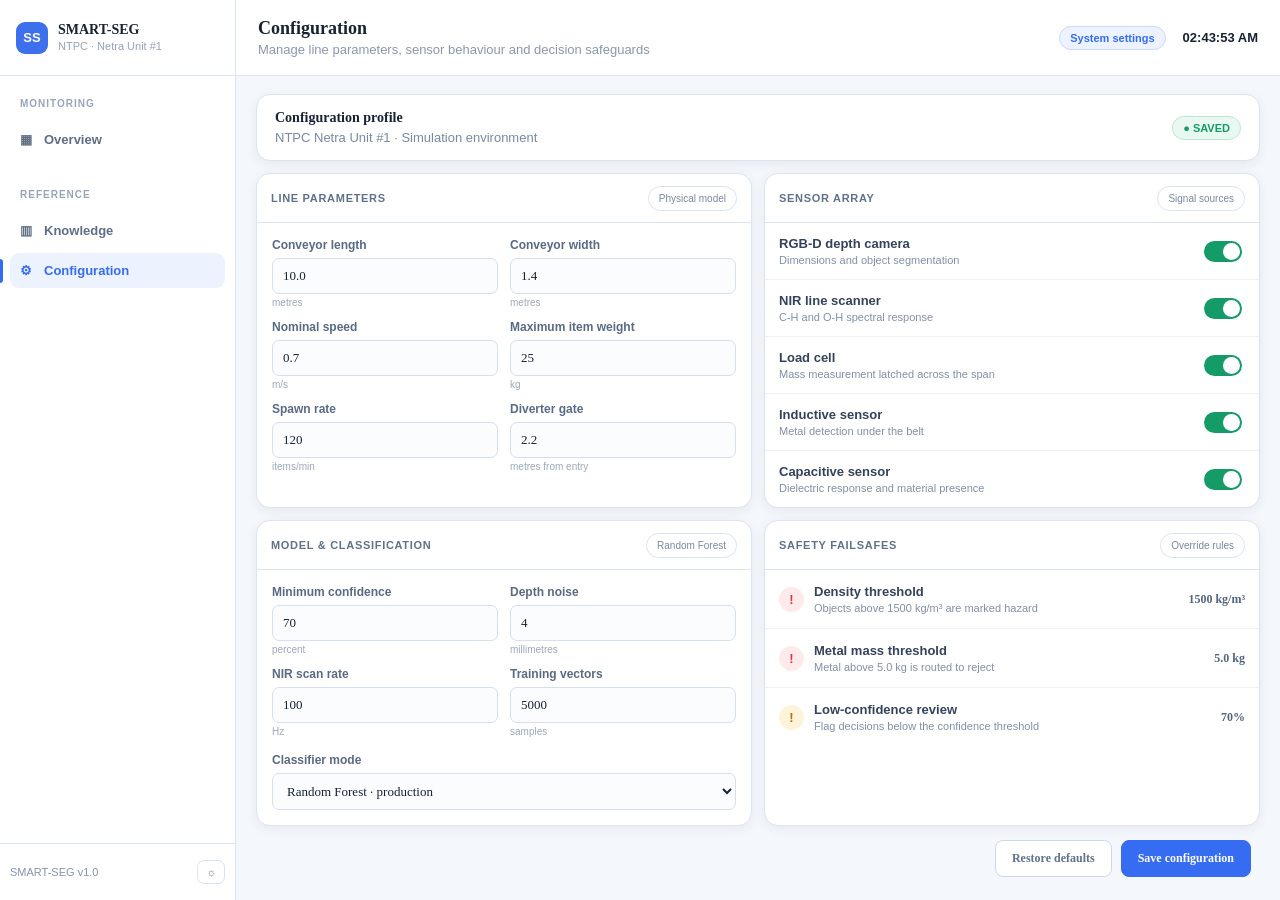
<file: dashboard/configuration.html>
<!doctype html>
<html lang="en">
<head><meta charset="utf-8"><meta name="viewport" content="width=device-width, initial-scale=1"><title>SMART-SEG | Configuration</title><link rel="stylesheet" href="styles.css"><link rel="stylesheet" href="configuration.css"></head>
<body><aside class="sidebar"><div class="brand"><span class="brand-mark">SS</span><div><strong>SMART-SEG</strong><small>NTPC · Netra Unit #1</small></div></div><div class="nav-group"><label>MONITORING</label><button class="nav" data-link="index.html">▦ <span>Overview</span></button></div><div class="nav-group reference"><label>REFERENCE</label><button class="nav" data-link="knowledge.html">▥ <span>Knowledge</span></button><button class="nav active">⚙ <span>Configuration</span></button></div><div class="sidebar-footer"><span>SMART-SEG v1.0 <b class="settings">☼</b></span></div></aside>
<main class="app-shell"><header class="topbar"><div><h1>Configuration</h1><p>Manage line parameters, sensor behaviour and decision safeguards</p></div><div class="top-actions"><span class="mode reference-tag">System settings</span><time id="clock"></time></div></header><section class="config-content"><div class="config-banner"><div><b>Configuration profile</b><p>NTPC Netra Unit #1 · Simulation environment</p></div><span class="pill green">● SAVED</span></div><div class="config-grid"><section class="config-card"><div class="section-head"><b>LINE PARAMETERS</b><span>Physical model</span></div><div class="form-grid"><label>Conveyor length<input type="number" value="10.0" step="0.1"><small>metres</small></label><label>Conveyor width<input type="number" value="1.4" step="0.1"><small>metres</small></label><label>Nominal speed<input type="number" value="0.7" step="0.1"><small>m/s</small></label><label>Maximum item weight<input type="number" value="25" step="1"><small>kg</small></label><label>Spawn rate<input type="number" value="120" step="5"><small>items/min</small></label><label>Diverter gate<input type="number" value="2.2" step="0.1"><small>metres from entry</small></label></div></section><section class="config-card"><div class="section-head"><b>SENSOR ARRAY</b><span>Signal sources</span></div><div class="toggle-row"><div><b>RGB-D depth camera</b><small>Dimensions and object segmentation</small></div><input type="checkbox" checked></div><div class="toggle-row"><div><b>NIR line scanner</b><small>C-H and O-H spectral response</small></div><input type="checkbox" checked></div><div class="toggle-row"><div><b>Load cell</b><small>Mass measurement latched across the span</small></div><input type="checkbox" checked></div><div class="toggle-row"><div><b>Inductive sensor</b><small>Metal detection under the belt</small></div><input type="checkbox" checked></div><div class="toggle-row"><div><b>Capacitive sensor</b><small>Dielectric response and material presence</small></div><input type="checkbox" checked></div></section><section class="config-card"><div class="section-head"><b>MODEL &amp; CLASSIFICATION</b><span>Random Forest</span></div><div class="form-grid"><label>Minimum confidence<input type="number" value="70" min="0" max="100"><small>percent</small></label><label>Depth noise<input type="number" value="4" step="1"><small>millimetres</small></label><label>NIR scan rate<input type="number" value="100" step="10"><small>Hz</small></label><label>Training vectors<input type="number" value="5000" step="100"><small>samples</small></label></div><div class="select-row"><label>Classifier mode<select><option>Random Forest · production</option><option>Random Forest · evaluation</option><option>Rule-based fallback</option></select></label></div></section><section class="config-card"><div class="section-head"><b>SAFETY FAILSAFES</b><span>Override rules</span></div><div class="rule-row"><span class="rule-icon red-icon">!</span><div><b>Density threshold</b><small>Objects above 1500 kg/m³ are marked hazard</small></div><strong>1500 kg/m³</strong></div><div class="rule-row"><span class="rule-icon red-icon">!</span><div><b>Metal mass threshold</b><small>Metal above 5.0 kg is routed to reject</small></div><strong>5.0 kg</strong></div><div class="rule-row"><span class="rule-icon amber-icon">!</span><div><b>Low-confidence review</b><small>Flag decisions below the confidence threshold</small></div><strong>70%</strong></div></section></div><div class="config-actions"><button class="secondary" id="defaults">Restore defaults</button><button class="primary" id="save">Save configuration</button><span id="saveState"></span></div></section></main><script src="configuration.js"></script></body></html>
</file>
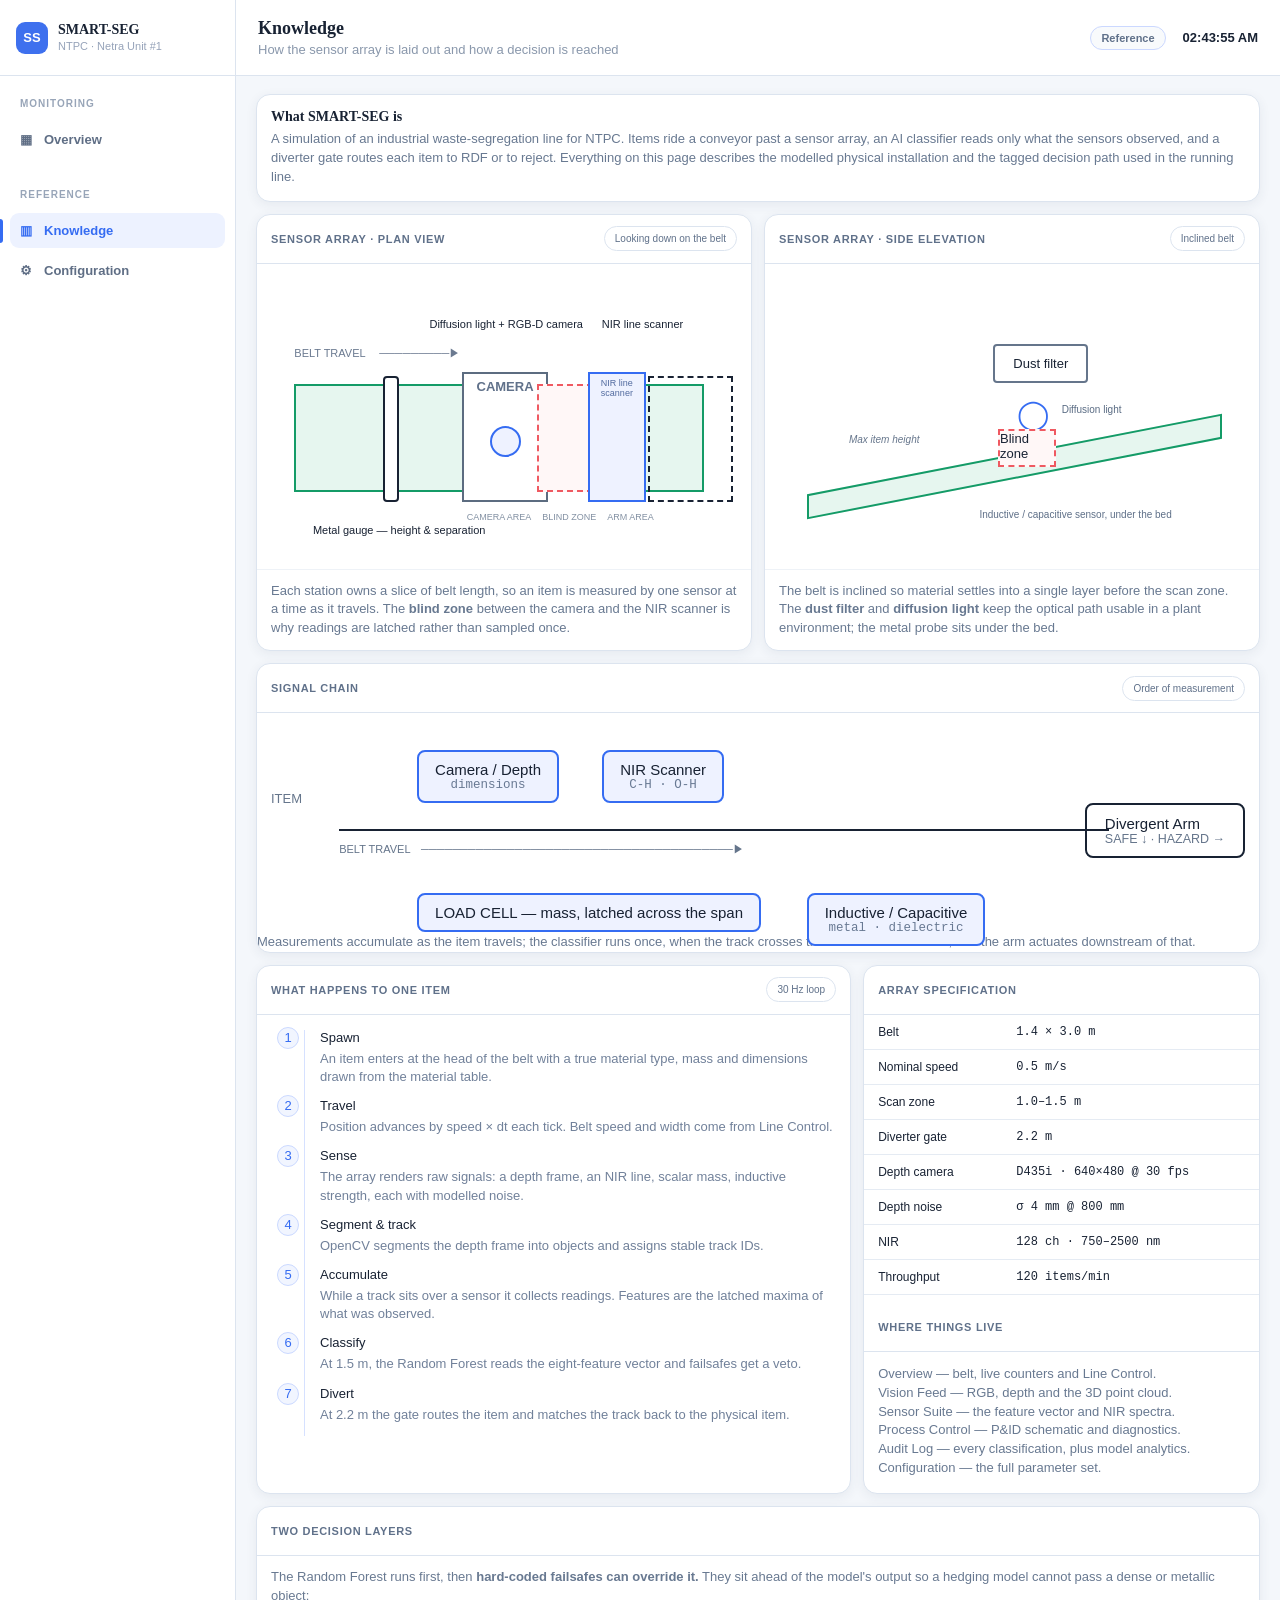
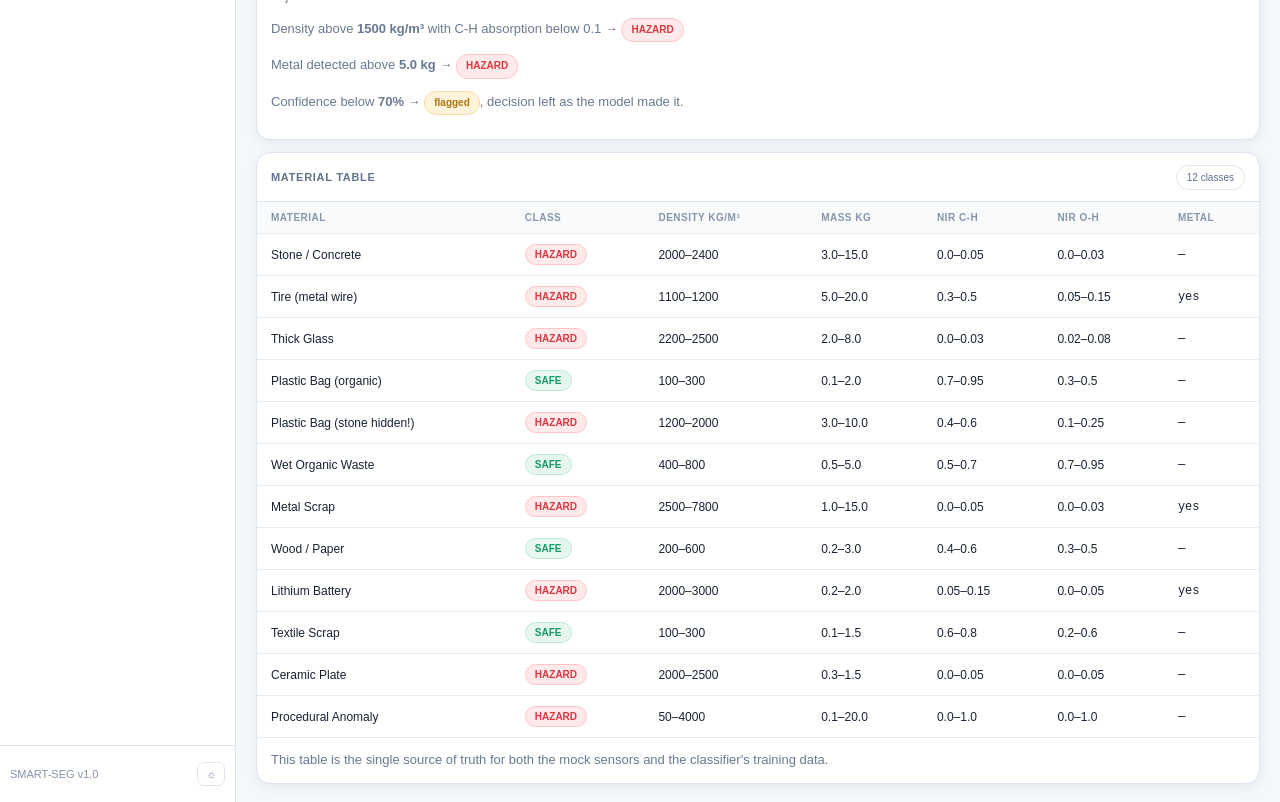
<file: dashboard/knowledge.html>
<!doctype html>
<html lang="en">
<head>
  <meta charset="utf-8">
  <meta name="viewport" content="width=device-width, initial-scale=1">
  <title>SMART-SEG | Knowledge</title>
  <link rel="stylesheet" href="styles.css">
  <link rel="stylesheet" href="knowledge.css">
</head>
<body>
  <aside class="sidebar"><div class="brand"><span class="brand-mark">SS</span><div><strong>SMART-SEG</strong><small>NTPC · Netra Unit #1</small></div></div><div class="nav-group"><label>MONITORING</label><button class="nav" data-link="index.html">▦ <span>Overview</span></button></div><div class="nav-group reference"><label>REFERENCE</label><button class="nav active">▥ <span>Knowledge</span></button><button class="nav" data-link="configuration.html">⚙ <span>Configuration</span></button></div><div class="sidebar-footer"><span>SMART-SEG v1.0 <b class="settings">☼</b></span></div></aside>
  <main class="app-shell"><header class="topbar"><div><h1>Knowledge</h1><p>How the sensor array is laid out and how a decision is reached</p></div><div class="top-actions"><span class="mode reference-tag">Reference</span><time id="clock"></time></div></header>
    <section class="knowledge-content"><section class="intro"><h2>What SMART-SEG is</h2><p>A simulation of an industrial waste-segregation line for NTPC. Items ride a conveyor past a sensor array, an AI classifier reads only what the sensors observed, and a diverter gate routes each item to RDF or to reject. Everything on this page describes the modelled physical installation and the tagged decision path used in the running line.</p></section>
      <div class="diagram-grid"><section class="diagram-card"><div class="section-head"><b>SENSOR ARRAY · PLAN VIEW</b><span>Looking down on the belt</span></div><div class="plan-diagram"><i class="travel-arrow">BELT TRAVEL　 ─────────▶</i><div class="belt plan-belt"></div><div class="metal-gauge"></div><div class="camera-box"><b>CAMERA</b><i></i></div><div class="blind-zone"></div><div class="nir-box">NIR line scanner</div><div class="arm-box"></div><em class="camera-label">CAMERA AREA　 BLIND ZONE　 ARM AREA</em><strong class="camera-note">Diffusion light + RGB-D camera</strong><strong class="nir-note">NIR line scanner</strong><strong class="gauge-note">Metal gauge — height &amp; separation</strong></div><p class="diagram-copy">Each station owns a slice of belt length, so an item is measured by one sensor at a time as it travels. The <b>blind zone</b> between the camera and the NIR scanner is why readings are latched rather than sampled once.</p></section>
        <section class="diagram-card"><div class="section-head"><b>SENSOR ARRAY · SIDE ELEVATION</b><span>Inclined belt</span></div><div class="side-diagram"><div class="side-belt"></div><div class="dust-filter">Dust filter</div><div class="diffusion">◯<small>Diffusion light</small></div><div class="blind-zone side-blind">Blind zone</div><div class="under-sensor">Inductive / capacitive sensor, under the bed</div><em>Max item height</em></div><p class="diagram-copy">The belt is inclined so material settles into a single layer before the scan zone. The <b>dust filter</b> and <b>diffusion light</b> keep the optical path usable in a plant environment; the metal probe sits under the bed.</p></section></div>
      <section class="signal card"><div class="section-head"><b>SIGNAL CHAIN</b><span>Order of measurement</span></div><div class="signal-diagram"><div class="signal-item">ITEM</div><div class="signal-line">BELT TRAVEL　────────────────────────────────────────▶</div><div class="signal-box camera-signal">Camera / Depth<small>dimensions</small></div><div class="signal-box nir-signal">NIR Scanner<small>C-H · O-H</small></div><div class="signal-box load-signal">LOAD CELL — mass, latched across the span</div><div class="signal-box inductive-signal">Inductive / Capacitive<small>metal · dielectric</small></div><div class="diverter-box">Divergent Arm<small>SAFE ↓ · HAZARD →</small></div></div><p class="diagram-copy">Measurements accumulate as the item travels; the classifier runs once, when the track crosses the end of the scan zone, and the arm actuates downstream of that.</p></section>
      <div class="lower-grid"><section class="card lifecycle"><div class="section-head"><b>WHAT HAPPENS TO ONE ITEM</b><span>30 Hz loop</span></div><ol><li><b>Spawn</b><p>An item enters at the head of the belt with a true material type, mass and dimensions drawn from the material table.</p></li><li><b>Travel</b><p>Position advances by speed × dt each tick. Belt speed and width come from Line Control.</p></li><li><b>Sense</b><p>The array renders raw signals: a depth frame, an NIR line, scalar mass, inductive strength, each with modelled noise.</p></li><li><b>Segment &amp; track</b><p>OpenCV segments the depth frame into objects and assigns stable track IDs.</p></li><li><b>Accumulate</b><p>While a track sits over a sensor it collects readings. Features are the latched maxima of what was observed.</p></li><li><b>Classify</b><p>At 1.5 m, the Random Forest reads the eight-feature vector and failsafes get a veto.</p></li><li><b>Divert</b><p>At 2.2 m the gate routes the item and matches the track back to the physical item.</p></li></ol></section><section class="card specs"><div class="section-head"><b>ARRAY SPECIFICATION</b></div><table><tbody><tr><td>Belt</td><td>1.4 × 3.0 m</td></tr><tr><td>Nominal speed</td><td>0.5 m/s</td></tr><tr><td>Scan zone</td><td>1.0–1.5 m</td></tr><tr><td>Diverter gate</td><td>2.2 m</td></tr><tr><td>Depth camera</td><td>D435i · 640×480 @ 30 fps</td></tr><tr><td>Depth noise</td><td>σ 4 mm @ 800 mm</td></tr><tr><td>NIR</td><td>128 ch · 750–2500 nm</td></tr><tr><td>Throughput</td><td>120 items/min</td></tr></tbody></table><div class="section-head live-head"><b>WHERE THINGS LIVE</b></div><p class="where">Overview — belt, live counters and Line Control.<br>Vision Feed — RGB, depth and the 3D point cloud.<br>Sensor Suite — the feature vector and NIR spectra.<br>Process Control — P&amp;ID schematic and diagnostics.<br>Audit Log — every classification, plus model analytics.<br>Configuration — the full parameter set.</p></section></div>
      <section class="card rules"><div class="section-head"><b>TWO DECISION LAYERS</b></div><p>The Random Forest runs first, then <b>hard-coded failsafes can override it.</b> They sit ahead of the model's output so a hedging model cannot pass a dense or metallic object:</p><p>Density above <b>1500 kg/m³</b> with C-H absorption below 0.1 → <mark class="hazard">HAZARD</mark></p><p>Metal detected above <b>5.0 kg</b> → <mark class="hazard">HAZARD</mark></p><p>Confidence below <b>70%</b> → <mark class="flagged">flagged</mark>, decision left as the model made it.</p></section>
      <section class="card material-table"><div class="section-head"><b>MATERIAL TABLE</b><span>12 classes</span></div><table><thead><tr><th>MATERIAL</th><th>CLASS</th><th>DENSITY KG/M³</th><th>MASS KG</th><th>NIR C-H</th><th>NIR O-H</th><th>METAL</th></tr></thead><tbody><tr><td>Stone / Concrete</td><td><mark class="hazard">HAZARD</mark></td><td>2000–2400</td><td>3.0–15.0</td><td>0.0–0.05</td><td>0.0–0.03</td><td>—</td></tr><tr><td>Tire (metal wire)</td><td><mark class="hazard">HAZARD</mark></td><td>1100–1200</td><td>5.0–20.0</td><td>0.3–0.5</td><td>0.05–0.15</td><td>yes</td></tr><tr><td>Thick Glass</td><td><mark class="hazard">HAZARD</mark></td><td>2200–2500</td><td>2.0–8.0</td><td>0.0–0.03</td><td>0.02–0.08</td><td>—</td></tr><tr><td>Plastic Bag (organic)</td><td><mark class="safe">SAFE</mark></td><td>100–300</td><td>0.1–2.0</td><td>0.7–0.95</td><td>0.3–0.5</td><td>—</td></tr><tr><td>Plastic Bag (stone hidden!)</td><td><mark class="hazard">HAZARD</mark></td><td>1200–2000</td><td>3.0–10.0</td><td>0.4–0.6</td><td>0.1–0.25</td><td>—</td></tr><tr><td>Wet Organic Waste</td><td><mark class="safe">SAFE</mark></td><td>400–800</td><td>0.5–5.0</td><td>0.5–0.7</td><td>0.7–0.95</td><td>—</td></tr><tr><td>Metal Scrap</td><td><mark class="hazard">HAZARD</mark></td><td>2500–7800</td><td>1.0–15.0</td><td>0.0–0.05</td><td>0.0–0.03</td><td>yes</td></tr><tr><td>Wood / Paper</td><td><mark class="safe">SAFE</mark></td><td>200–600</td><td>0.2–3.0</td><td>0.4–0.6</td><td>0.3–0.5</td><td>—</td></tr><tr><td>Lithium Battery</td><td><mark class="hazard">HAZARD</mark></td><td>2000–3000</td><td>0.2–2.0</td><td>0.05–0.15</td><td>0.0–0.05</td><td>yes</td></tr><tr><td>Textile Scrap</td><td><mark class="safe">SAFE</mark></td><td>100–300</td><td>0.1–1.5</td><td>0.6–0.8</td><td>0.2–0.6</td><td>—</td></tr><tr><td>Ceramic Plate</td><td><mark class="hazard">HAZARD</mark></td><td>2000–2500</td><td>0.3–1.5</td><td>0.0–0.05</td><td>0.0–0.05</td><td>—</td></tr><tr><td>Procedural Anomaly</td><td><mark class="hazard">HAZARD</mark></td><td>50–4000</td><td>0.1–20.0</td><td>0.0–1.0</td><td>0.0–1.0</td><td>—</td></tr></tbody></table><p class="table-note">This table is the single source of truth for both the mock sensors and the classifier's training data.</p></section>
    </section>
  </main><script src="knowledge.js"></script>
</body></html>
</file>
<file: dashboard/styles.css>
.spec-card{background:#fff;border:1px solid var(--line);border-radius:14px;box-shadow:var(--shadow);margin-top:12px;overflow:hidden}.spec-values{display:grid;grid-template-columns:repeat(3,1fr);padding:15px 14px;gap:1px;background:#eef2f7}.spec-values>div{background:#fff;padding:10px 14px}.spec-values label{display:block;color:#8795aa;font-size:10px;font-weight:700;letter-spacing:.7px}.spec-values strong{display:block;font:700 22px 'Space Grotesk';margin-top:4px}.spec-values small{font:500 12px 'DM Sans';color:#7a899f}@media(max-width:500px){.spec-values{grid-template-columns:1fr}}
@import url('https://fonts.googleapis.com/css2?family=DM+Sans:wght@400;500;600;700&family=Space+Grotesk:wght@500;600;700&display=swap');
:root{--ink:#182233;--muted:#7888a2;--line:#dce4ef;--blue:#356cf2;--green:#149b67;--red:#d83942;--bg:#f4f7fb;--shadow:0 3px 12px #273b5c12}*{box-sizing:border-box}body{margin:0;background:var(--bg);color:var(--ink);font:13px 'DM Sans',sans-serif;display:flex;min-height:100vh}.sidebar{width:236px;background:#fff;border-right:1px solid var(--line);display:flex;flex-direction:column;flex:none}.brand{height:76px;border-bottom:1px solid var(--line);display:flex;align-items:center;gap:10px;padding:0 16px}.brand-mark{display:grid;place-items:center;background:#3e70ee;color:#fff;font-weight:700;width:32px;height:32px;border-radius:9px}.brand strong{display:block;font:700 14px 'Space Grotesk'}.brand small{color:#96a3b9;font-size:11px}.nav-group{padding:19px 10px 0}.nav-group label{color:#98a5b8;font-size:10px;font-weight:700;letter-spacing:1px;padding:0 10px}.nav{border:0;background:none;color:#5f6e85;display:flex;gap:12px;align-items:center;width:100%;text-align:left;padding:10px;border-radius:9px;margin-top:5px;font-size:13px;font-weight:600;cursor:pointer}.nav:first-of-type{margin-top:12px}.nav:hover,.nav.active{background:#edf2ff;color:var(--blue)}.nav.active:before{content:'';width:3px;height:24px;background:var(--blue);position:absolute;left:0;border-radius:0 3px 3px 0}.reference{margin-top:10px}.sidebar-footer{margin-top:auto;border-top:1px solid var(--line);padding:16px 10px;color:#8694a9;display:grid;gap:13px;font-size:11px}.sidebar-footer span{display:flex;justify-content:space-between;align-items:center}.pill,.mode,.manual,.ai-tag,.outline{border-radius:13px;border:1px solid var(--line);padding:5px 10px;font-size:11px;font-weight:700}.pill.green{color:var(--green);background:#eaf8f2;border-color:#b9e8d2}.settings{border:1px solid var(--line);border-radius:7px;padding:5px 8px;color:#71809a}.app-shell{min-width:0;flex:1}.topbar{height:76px;background:#fff;border-bottom:1px solid var(--line);display:flex;justify-content:space-between;align-items:center;padding:0 22px}.topbar h1{font:700 18px 'Space Grotesk';margin:0}.topbar p{margin:3px 0 0;color:#8a98ac}.top-actions{display:flex;gap:9px;align-items:center}.mode{color:var(--blue);background:#edf2ff;border-color:#cbd8ff}.top-actions time{font-weight:700;margin-left:8px}.content{padding:18px 20px;max-width:1500px;margin:auto}.status-strip,.metrics{display:grid;gap:1px;background:var(--line);border:1px solid var(--line);border-radius:15px;overflow:hidden;box-shadow:var(--shadow)}.status-strip{grid-template-columns:repeat(6,1fr);background:#fff}.status-strip div{padding:12px 13px;background:#fff;color:#8492a8;font-size:10px;font-weight:700;letter-spacing:.4px}.status-strip b{color:var(--green);margin-right:5px}.status-strip strong{display:block;color:var(--ink);font-size:12px;margin-top:4px}.active-status b,.active-status strong{color:var(--blue)}.metrics{grid-template-columns:repeat(5,1fr);margin-top:12px;background:transparent;border:0;overflow:visible;gap:12px}.metric{background:#fff;border:1px solid var(--line);border-top:3px solid var(--blue);border-radius:14px;padding:12px 14px;box-shadow:var(--shadow);min-width:0}.metric.green{border-top-color:var(--green)}.metric.red{border-top-color:var(--red)}.metric label{display:block;color:#8795aa;font-weight:700;font-size:10px;letter-spacing:.6px}.metric strong{font:700 29px 'Space Grotesk';display:inline-block;margin-top:5px}.metric>span{color:#95a3b7;font-weight:700;margin-left:3px}.metric small{display:block;color:#718198;margin-top:3px;white-space:nowrap;font-size:11px}.metric i{font-style:normal;color:var(--green);background:#e5f7ef;border-radius:9px;padding:2px 5px}.sparkline{height:13px;margin-top:6px;border-bottom:2px solid #5a83f7;position:relative;background:linear-gradient(145deg,transparent 60%,#eaf0ff 61%)}.metric.green .sparkline{border-color:var(--green);background:linear-gradient(145deg,transparent 60%,#e5f6ef 61%)}.metric.red .sparkline{border-color:var(--red);background:linear-gradient(145deg,transparent 60%,#ffeaec 61%)}.line{height:2px;background:var(--blue);margin-top:15px}.pulse{height:14px;margin-top:5px;background:linear-gradient(90deg,transparent 5%,var(--blue) 8%,transparent 11%,transparent 26%,var(--blue) 29%,transparent 32%,transparent 49%,var(--blue) 52%,transparent 55%,transparent 75%,var(--blue) 78%,transparent 81%);border-bottom:2px solid #dce5ff}.workspace-grid{display:grid;grid-template-columns:minmax(0,1.6fr) minmax(330px,.9fr);gap:12px;margin-top:12px}.twin-panel,.card{background:#fff;border:1px solid var(--line);border-radius:14px;box-shadow:var(--shadow);overflow:hidden}.panel-heading{display:flex;justify-content:space-between;align-items:center;padding:12px 14px;border-bottom:1px solid var(--line);color:#65758d;font-size:11px;letter-spacing:.6px}.panel-heading small{display:block;font-weight:400;letter-spacing:0;color:#9aa7b8;margin-top:3px}.outline{background:#fff;color:#53647d;cursor:pointer;margin-left:5px}.twin-placeholder{height:390px;background:radial-gradient(ellipse at center,#21324b 0,#0b1321 70%);display:grid;place-content:center;text-align:center;color:#8ca5c5;letter-spacing:1px}.twin-placeholder small{display:block;margin-top:8px;color:#607896;letter-spacing:0}.legend{display:flex;gap:15px;padding:10px 14px;color:#718197;font-size:10px;border-bottom:1px solid var(--line);flex-wrap:wrap}.dot{display:inline-block;width:8px;height:8px;border-radius:2px;margin-right:4px}.green-bg{background:var(--green)}.red-bg{background:var(--red)}.blue-bg{background:var(--blue)}.gold-bg{background:#ae7b13}.decision-feed .panel-heading{padding-top:14px}.feed-row{padding:9px 14px;border-top:1px solid #edf1f6;color:#738198}.feed-row b{font-size:10px;padding:3px 6px;border-radius:5px;margin-right:7px}.safe-row b{color:var(--green);background:#eaf8f2}.hazard-row{background:#fff4f4}.hazard-row b{color:var(--red);background:#ffe8e9}.feed-row time{float:right;font-size:10px}.control-column{display:grid;gap:12px;align-content:start}.card .panel-heading{padding:13px 14px}.button-row{display:grid;grid-template-columns:repeat(3,1fr);gap:7px;padding:14px 14px 7px}.button-row button{height:35px;border:0;border-radius:8px;color:#fff;font:700 13px 'DM Sans';cursor:pointer}.start{background:#8dcdb5}.stop{background:var(--red)}.reset{background:#fff!important;color:#53647d!important;border:1px solid #cbd6e5!important}.line-control label{display:block;padding:6px 14px;color:#65758d;font-weight:700}.line-control output{float:right;color:var(--ink)}input[type=range]{width:100%;display:block;accent-color:var(--blue);margin-top:6px}.manual,.ai-tag{color:#738299;background:#f8fafc}.waste-grid{display:grid;grid-template-columns:1fr 1fr;gap:7px;padding:14px}.waste-grid button{border:1px solid var(--line);background:#fff;color:#344258;text-align:left;padding:7px 8px;border-radius:8px;font:600 11px 'DM Sans';cursor:pointer;white-space:nowrap;overflow:hidden;text-overflow:ellipsis}.waste-grid button:hover{border-color:var(--blue);color:var(--blue)}.classification-body{position:relative;margin:14px;padding:15px;background:#e7f7ef;border:1px solid #a9e2c8;border-radius:9px;color:#527261}.classification-body strong{color:var(--green);font-size:13px}.classification-body p{max-width:75%;line-height:1.4;margin:7px 0 0}.confidence{position:absolute;right:13px;top:17px;color:var(--ink);font:700 20px 'Space Grotesk'}.confidence small{display:block;font:700 8px 'DM Sans';color:#759080}.confidence-bar{height:5px;background:#e2e9f1;margin:0 14px 14px;border-radius:5px}.confidence-bar i{display:block;width:78%;height:100%;background:linear-gradient(90deg,var(--green),#45d49d);border-radius:5px}@media(max-width:1050px){.sidebar{width:190px}.metrics{grid-template-columns:repeat(3,1fr)}.workspace-grid{grid-template-columns:1fr}.twin-placeholder{height:300px}}@media(max-width:700px){.sidebar{display:none}.topbar{padding:0 14px}.top-actions .mode,.top-actions time{display:none}.content{padding:12px}.status-strip{grid-template-columns:repeat(2,1fr)}.metrics{grid-template-columns:repeat(2,1fr);gap:8px}.metric:last-child{grid-column:span 2}.workspace-grid{grid-template-columns:1fr}.twin-placeholder{height:230px}.waste-grid{grid-template-columns:1fr 1fr}.confidence{position:static;display:block;margin-top:8px}.classification-body p{max-width:100%}}
</file>
<file: dashboard/configuration.css>
.config-content{padding:18px 20px;max-width:1200px;margin:auto}.config-banner,.config-card{background:#fff;border:1px solid var(--line);border-radius:14px;box-shadow:var(--shadow)}.config-banner{display:flex;justify-content:space-between;align-items:center;padding:15px 18px;margin-bottom:12px}.config-banner b{font:700 14px 'Space Grotesk'}.config-banner p{margin:4px 0 0;color:#7a899f}.config-grid{display:grid;grid-template-columns:1fr 1fr;gap:12px}.config-card{overflow:hidden}.section-head{height:49px;display:flex;align-items:center;justify-content:space-between;padding:0 14px;border-bottom:1px solid var(--line);color:#60718a;font-size:11px;letter-spacing:.7px}.section-head span{border:1px solid var(--line);padding:6px 10px;border-radius:13px;font-size:10px;letter-spacing:0;color:#7a899f}.form-grid{display:grid;grid-template-columns:1fr 1fr;gap:12px;padding:15px}.form-grid label,.select-row label{color:#596a83;font-weight:600;font-size:12px}.form-grid input,.select-row select{display:block;width:100%;margin-top:6px;padding:9px 10px;border:1px solid #d6e0ec;border-radius:7px;color:var(--ink);background:#fbfcfe;font:13px 'DM Sans'}.form-grid small{display:block;color:#9aa8b9;font-size:10px;font-weight:400;margin-top:3px}.toggle-row{display:flex;justify-content:space-between;align-items:center;padding:13px 14px;border-bottom:1px solid #edf1f6}.toggle-row:last-child{border-bottom:0}.toggle-row b,.rule-row b{display:block;color:#34435a}.toggle-row small,.rule-row small{display:block;color:#8290a5;margin-top:3px;font-size:11px}.toggle-row input{appearance:none;width:38px;height:21px;background:#cad5e3;border-radius:12px;position:relative;cursor:pointer}.toggle-row input:checked{background:var(--green)}.toggle-row input:before{content:'';position:absolute;width:17px;height:17px;left:2px;top:2px;background:#fff;border-radius:50%;transition:.2s}.toggle-row input:checked:before{left:19px}.select-row{padding:0 15px 15px}.select-row select{max-width:100%}.rule-row{display:flex;align-items:center;gap:10px;padding:14px;border-bottom:1px solid #edf1f6}.rule-row:last-child{border-bottom:0}.rule-row>div{flex:1}.rule-row>strong{font:600 12px 'Space Grotesk';color:#53647b;white-space:nowrap}.rule-icon{display:grid;place-items:center;width:25px;height:25px;border-radius:50%;font-weight:700}.red-icon{background:#ffeaeb;color:var(--red)}.amber-icon{background:#fff3d9;color:#ad7514}.config-actions{display:flex;align-items:center;justify-content:flex-end;gap:9px;margin-top:14px}.config-actions button{padding:10px 16px;border-radius:8px;font:700 12px 'DM Sans';cursor:pointer}.secondary{background:#fff;border:1px solid #cdd8e5;color:#60718a}.primary{background:var(--blue);border:1px solid var(--blue);color:#fff}.config-actions span{color:var(--green);font-size:12px}@media(max-width:800px){.config-grid{grid-template-columns:1fr}.config-content{padding:12px}}@media(max-width:500px){.form-grid{grid-template-columns:1fr}.config-actions{justify-content:stretch}.config-actions button{flex:1}}
</file>
<file: dashboard/knowledge.css>
.knowledge-content{padding:18px 20px;max-width:1500px;margin:auto}.intro,.diagram-card,.signal,.lifecycle,.specs,.rules,.material-table{background:#fff;border:1px solid var(--line);border-radius:14px;box-shadow:var(--shadow);overflow:hidden}.intro{padding:14px;margin-bottom:12px}.intro h2{font:700 14px 'Space Grotesk';margin:0 0 5px}.intro p,.diagram-copy,.where,.rules p,.table-note{color:#687991;line-height:1.45;margin:0}.diagram-grid{display:grid;grid-template-columns:1fr 1fr;gap:12px}.section-head{height:49px;display:flex;justify-content:space-between;align-items:center;padding:0 14px;border-bottom:1px solid var(--line);color:#60718a;font-size:11px;letter-spacing:.7px}.section-head span{border:1px solid var(--line);padding:6px 10px;border-radius:13px;font-size:10px;letter-spacing:0}.diagram-card{min-width:0}.diagram-card .diagram-copy{padding:12px 14px;border-top:1px solid #eef2f7}.plan-diagram,.side-diagram{height:305px;position:relative;margin:0 14px}.belt{position:absolute;background:#e6f6ef;border:2px solid var(--green);height:108px;left:5%;right:7%;top:120px}.travel-arrow{position:absolute;top:82px;left:5%;font-style:normal;color:#6b7a90;font-size:11px}.metal-gauge{position:absolute;left:24%;top:112px;width:16px;height:126px;border:2px solid var(--ink);background:#fff;border-radius:4px}.camera-box{position:absolute;left:41%;top:108px;width:86px;height:130px;border:2px solid #5c6c80;background:#fff;text-align:center;padding-top:5px;color:#60718a}.camera-box i{display:block;width:31px;height:31px;background:#eef2ff;border:2px solid var(--blue);border-radius:50%;margin:32px auto}.blind-zone{position:absolute;left:57%;top:120px;width:56px;height:108px;border:2px dashed #ef5961;background:#fff7f7}.nir-box{position:absolute;left:68%;top:108px;width:58px;height:130px;border:2px solid var(--blue);background:#eef2ff;text-align:center;padding-top:4px;color:#526b9f;font-size:9px}.arm-box{position:absolute;left:81%;top:112px;width:85px;height:126px;border:2px dashed var(--ink)}.camera-label{position:absolute;top:247px;left:42%;font-style:normal;color:#8290a2;font-size:9px}.camera-note,.nir-note,.gauge-note{position:absolute;font-size:11px;font-weight:500}.camera-note{left:34%;top:54px}.nir-note{left:71%;top:54px}.gauge-note{left:9%;top:260px}.side-belt{position:absolute;left:6%;right:5%;top:190px;height:25px;border:2px solid var(--green);background:#e6f6ef;transform:skewY(-11deg)}.dust-filter{position:absolute;left:46%;top:80px;border:2px solid #65758b;padding:10px 18px;border-radius:4px}.diffusion{position:absolute;left:51%;top:133px;color:var(--blue);font-size:29px}.diffusion small{position:absolute;left:45px;top:7px;color:#596b83;font-size:10px;white-space:nowrap}.side-blind{left:47%;top:165px;width:58px;height:38px}.under-sensor{position:absolute;left:43%;top:245px;color:#5f7088;font-size:10px}.side-diagram em{position:absolute;left:15%;top:170px;color:#65758b;font-size:10px}.signal{margin-top:12px}.signal-diagram{height:220px;margin:0 14px;position:relative}.signal-line{position:absolute;top:116px;left:7%;right:14%;border-top:2px solid var(--ink);padding-top:11px;color:#65758b;font-size:11px}.signal-item{position:absolute;top:78px;color:#65758b}.signal-box{position:absolute;border:2px solid var(--blue);background:#eef2ff;border-radius:8px;padding:9px 16px;text-align:center;font-size:15px}.signal-box small{display:block;color:#687993;font-family:monospace}.camera-signal{left:15%;top:37px}.nir-signal{left:34%;top:37px}.load-signal{left:15%;top:180px}.inductive-signal{left:55%;top:180px}.diverter-box{position:absolute;right:0;top:90px;border:2px solid var(--ink);padding:10px 18px;border-radius:8px;font-size:15px}.diverter-box small{display:block;color:#65758b}.lower-grid{display:grid;grid-template-columns:1.5fr 1fr;gap:12px;margin-top:12px}.lifecycle ol{list-style:none;margin:0;padding:15px 14px 15px 47px;counter-reset:step}.lifecycle li{counter-increment:step;position:relative;border-left:1px solid #d6e1ff;padding:0 0 12px 15px}.lifecycle li:before{content:counter(step);position:absolute;left:-28px;top:-3px;width:20px;height:20px;border:1px solid #cbd9ff;border-radius:50%;background:#f1f5ff;color:var(--blue);text-align:center;line-height:19px}.lifecycle li b{font-size:13px;font-weight:500}.lifecycle li p{color:#71819a;margin:5px 0 0;line-height:1.4}.specs table,.material-table table{border-collapse:collapse;width:100%}td,th{padding:10px 14px;border-bottom:1px solid #e5ebf3;text-align:left;font-size:12px}td:last-child{font-family:monospace}.live-head{margin-top:8px}.where{padding:13px 14px 15px}.rules{margin-top:12px;padding-bottom:12px}.rules p{padding:0 14px;margin:12px 0}.hazard,.safe,.flagged{display:inline-block;border-radius:12px;padding:4px 9px;font-weight:700;font-size:10px;text-decoration:none}.hazard{background:#ffeaeb;color:var(--red);border:1px solid #ffc4c7}.safe{background:#e7f7ef;color:var(--green);border:1px solid #bce8d3}.flagged{background:#fff3d9;color:#ad7514;border:1px solid #f2dca6}.material-table{margin-top:12px}.material-table th{color:#8795aa;font-size:10px;letter-spacing:.5px;background:#f8fafc}.material-table td{white-space:nowrap}.table-note{padding:13px 14px}.reference-tag{color:#60718a;background:#f8fafc}@media(max-width:900px){.diagram-grid,.lower-grid{grid-template-columns:1fr}.material-table{overflow-x:auto}.material-table table{min-width:750px}}@media(max-width:700px){.knowledge-content{padding:12px}.signal-diagram{overflow:hidden}.signal-box{font-size:11px;padding:7px}.camera-signal{left:8%}.nir-signal{left:42%}.diverter-box{font-size:11px}.section-head{padding:0 10px}}
</file>
